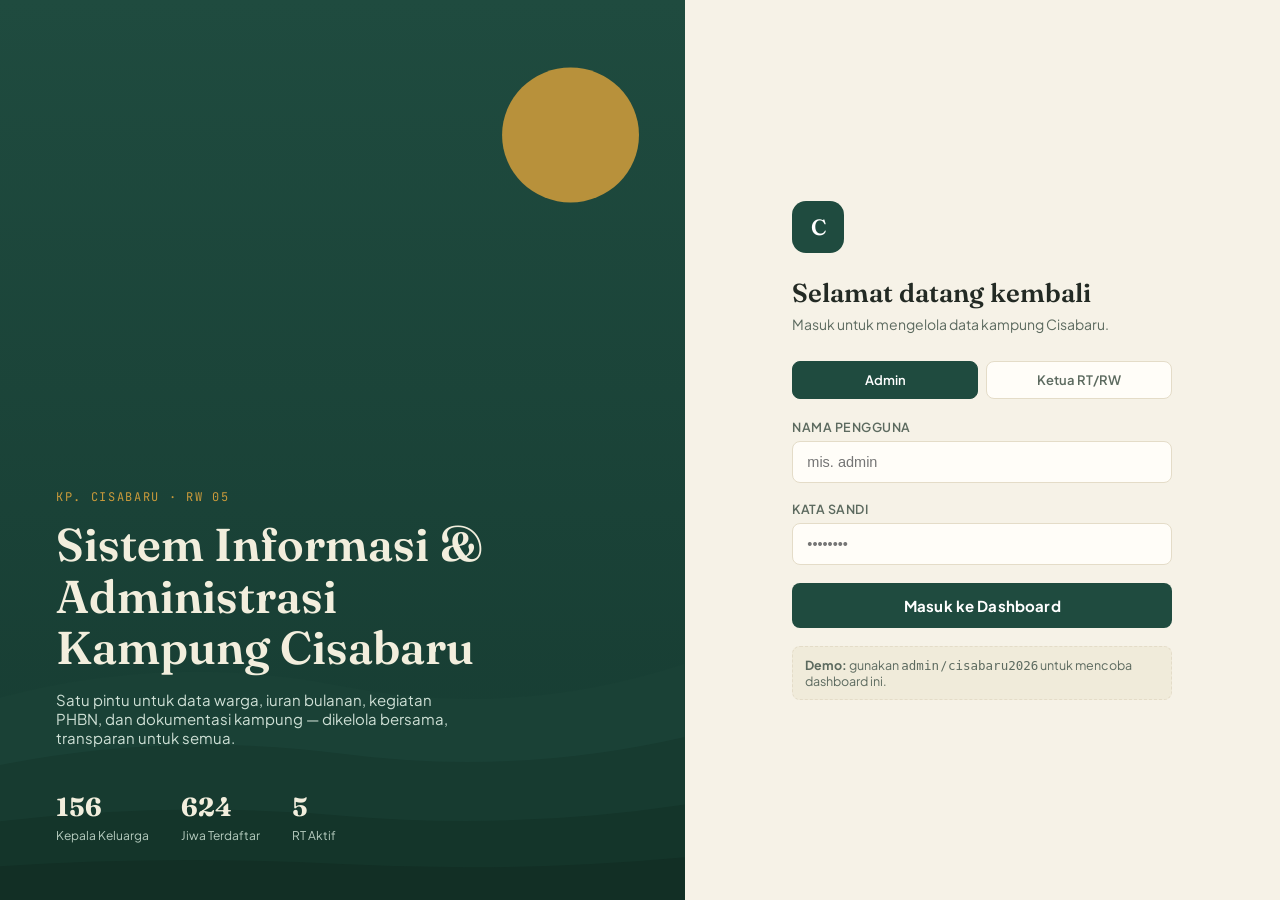
<file: index.html>
<!DOCTYPE html>
<html lang="id">
<head>
<meta charset="UTF-8">
<meta name="viewport" content="width=device-width, initial-scale=1.0">
<title>Masuk — Sistem Informasi Kampung Cisabaru</title>
<link rel="stylesheet" href="css/style.css">
<link rel="stylesheet" href="https://cdnjs.cloudflare.com/ajax/libs/font-awesome/6.5.1/css/all.min.css">
<link rel="manifest" href="manifest.json">
</head>
<body>

<div class="layar-login">

  <div class="login-visual">
    <div class="terasering" aria-hidden="true">
      <svg viewBox="0 0 600 800" preserveAspectRatio="none">
        <path d="M0,800 L0,620 Q150,580 300,610 T600,590 L600,800 Z" fill="#1a4136"/>
        <path d="M0,800 L0,680 Q150,650 300,670 T600,655 L600,800 Z" fill="#173b30"/>
        <path d="M0,800 L0,730 Q150,712 300,725 T600,715 L600,800 Z" fill="#14352a"/>
        <path d="M0,800 L0,770 Q150,760 300,768 T600,762 L600,800 Z" fill="#122f25"/>
        <circle cx="500" cy="120" r="60" fill="#C99A3B" opacity="0.9"/>
      </svg>
    </div>
    <div class="login-visual__eyebrow">Kp. Cisabaru · RW 05</div>
    <h1 class="login-visual__judul">Sistem Informasi &amp; Administrasi Kampung Cisabaru</h1>
    <p class="login-visual__sub">Satu pintu untuk data warga, iuran bulanan, kegiatan PHBN, dan dokumentasi kampung — dikelola bersama, transparan untuk semua.</p>
    <div class="login-visual__stat-row">
      <div class="login-visual__stat"><b>156</b><span>Kepala Keluarga</span></div>
      <div class="login-visual__stat"><b>624</b><span>Jiwa Terdaftar</span></div>
      <div class="login-visual__stat"><b>5</b><span>RT Aktif</span></div>
    </div>
  </div>

  <div class="login-form-wrap">
    <div class="login-card">
      <div class="login-card__logo">C</div>
      <h1>Selamat datang kembali</h1>
      <p class="sub">Masuk untuk mengelola data kampung Cisabaru.</p>

      <div class="peran-toggle" role="tablist">
        <button type="button" class="aktif" data-peran="Admin" role="tab" aria-selected="true">Admin</button>
        <button type="button" data-peran="Ketua RT/RW" role="tab" aria-selected="false">Ketua RT/RW</button>
      </div>

      <form id="formLogin" novalidate>
        <div class="field">
          <label for="username">Nama Pengguna</label>
          <input type="text" id="username" placeholder="mis. admin" autocomplete="username" required>
        </div>
        <div class="field">
          <label for="password">Kata Sandi</label>
          <input type="password" id="password" placeholder="••••••••" autocomplete="current-password" required>
        </div>
        <div class="login-error" id="pesanError">Nama pengguna atau kata sandi salah.</div>
        <button type="submit" class="tombol-utama">Masuk ke Dashboard</button>
      </form>

      <div class="login-hint">
        <strong>Demo:</strong> gunakan <code>admin</code> / <code>cisabaru2026</code> untuk mencoba dashboard ini.
      </div>
    </div>
  </div>

</div>

<script src="js/app.js"></script>
<script>
  let peranTerpilih = "Admin";
  document.querySelectorAll(".peran-toggle button").forEach((btn) => {
    btn.addEventListener("click", () => {
      document.querySelectorAll(".peran-toggle button").forEach((b) => {
        b.classList.remove("aktif");
        b.setAttribute("aria-selected", "false");
      });
      btn.classList.add("aktif");
      btn.setAttribute("aria-selected", "true");
      peranTerpilih = btn.dataset.peran;
    });
  });

  // Jika sudah login, langsung ke dashboard
  if (CISABARU.ambilSesi()) {
    window.location.href = "dashboard.html";
  }

  document.getElementById("formLogin").addEventListener("submit", (e) => {
    e.preventDefault();
    const u = document.getElementById("username").value.trim();
    const p = document.getElementById("password").value.trim();
    const pesanError = document.getElementById("pesanError");

    // Kredensial demo — ganti dengan pengecekan backend (Firebase/Supabase) di versi produksi
    if (u === "admin" && p === "cisabaru2026") {
      CISABARU.setSesi({ nama: "Admin Cisabaru", peran: peranTerpilih });
      window.location.href = "dashboard.html";
    } else {
      pesanError.style.display = "block";
    }
  });
</script>
</body>
</html>
</file>
<file: css/style.css>
/* ==========================================================================
   Sistem Informasi Kampung Cisabaru
   Tema: "Terasering" — terinspirasi kontur sawah berundak Cisabaru
   ========================================================================== */

@import url('https://fonts.googleapis.com/css2?family=Fraunces:opsz,wght@9..144,400;9..144,500;9..144,600;9..144,700&family=Plus+Jakarta+Sans:wght@400;500;600;700;800&family=JetBrains+Mono:wght@400;500;600&display=swap');

:root{
  /* -- Palet: sawah, senja, dan lumpur basah -- */
  --hijau-tua:      #1F4B3F;   /* sidebar / identitas utama */
  --hijau-daun:      #3E7C6B;   /* aksen sekunder */
  --emas-panen:      #C99A3B;   /* aksen / status positif */
  --terra-kering:    #B5542E;   /* status negatif / peringatan */
  --krem:            #F6F2E7;   /* latar halaman */
  --krem-kartu:      #FFFDF8;   /* latar kartu */
  --arang:           #232A24;   /* teks utama */
  --arang-lunak:     #5C6A5F;   /* teks sekunder */
  --garis:           #E4DCC8;   /* garis pemisah */

  --font-judul: 'Fraunces', serif;
  --font-teks:  'Plus Jakarta Sans', sans-serif;
  --font-data:  'JetBrains Mono', monospace;

  --radius-s: 8px;
  --radius-m: 14px;
  --radius-l: 22px;
  --bayangan: 0 8px 24px -12px rgba(31,75,63,0.18);

  --sidebar-w: 264px;
}

*{ box-sizing:border-box; margin:0; padding:0; }
html{ scroll-behavior:smooth; }
body{
  font-family:var(--font-teks);
  background:var(--krem);
  color:var(--arang);
  min-height:100vh;
  -webkit-font-smoothing:antialiased;
}
a{ color:inherit; text-decoration:none; }
button{ font-family:inherit; cursor:pointer; }
ul{ list-style:none; }
img{ max-width:100%; display:block; }

::selection{ background:var(--emas-panen); color:var(--arang); }

/* Fokus keyboard terlihat jelas */
a:focus-visible, button:focus-visible, input:focus-visible, select:focus-visible{
  outline:2px solid var(--emas-panen);
  outline-offset:2px;
}

/* Motif kontur terasering — dipakai berulang sebagai identitas visual */
.motif-kontur{
  background-image:
    repeating-radial-gradient(circle at 12% 110%, transparent 0, transparent 34px, rgba(255,255,255,0.05) 35px, rgba(255,255,255,0.05) 36px);
}

/* ==========================================================================
   HALAMAN LOGIN
   ========================================================================== */
.layar-login{
  min-height:100vh;
  display:grid;
  grid-template-columns: 1.15fr 1fr;
  background:var(--krem);
}
@media (max-width: 860px){
  .layar-login{ grid-template-columns:1fr; }
  .login-visual{ display:none; }
}

.login-visual{
  position:relative;
  background:linear-gradient(180deg, var(--hijau-tua) 0%, #163b31 100%);
  overflow:hidden;
  display:flex;
  flex-direction:column;
  justify-content:flex-end;
  padding:56px;
  color:#F2EEDD;
}
.login-visual .terasering{
  position:absolute; inset:0;
}
.login-visual .terasering svg{ width:100%; height:100%; }
.login-visual__eyebrow{
  font-family:var(--font-data);
  font-size:12px;
  letter-spacing:.14em;
  text-transform:uppercase;
  color:var(--emas-panen);
  position:relative; z-index:2;
  margin-bottom:14px;
}
.login-visual__judul{
  font-family:var(--font-judul);
  font-weight:600;
  font-size:clamp(32px,3.6vw,46px);
  line-height:1.12;
  position:relative; z-index:2;
  max-width:480px;
}
.login-visual__sub{
  margin-top:16px;
  font-size:15px;
  color:#CFE0D6;
  max-width:400px;
  position:relative; z-index:2;
}
.login-visual__stat-row{
  display:flex; gap:32px; margin-top:44px; position:relative; z-index:2;
}
.login-visual__stat b{
  font-family:var(--font-judul);
  font-size:26px; display:block;
}
.login-visual__stat span{
  font-size:12px; color:#B7CDC0;
}

.login-form-wrap{
  display:flex; align-items:center; justify-content:center;
  padding:40px 32px;
}
.login-card{ width:100%; max-width:380px; }
.login-card__logo{
  width:52px; height:52px; border-radius:14px;
  background:var(--hijau-tua); color:#fff;
  display:flex; align-items:center; justify-content:center;
  font-family:var(--font-judul); font-size:22px; font-weight:600;
  margin-bottom:24px;
}
.login-card h1{
  font-family:var(--font-judul); font-weight:600;
  font-size:26px; margin-bottom:6px;
}
.login-card p.sub{ color:var(--arang-lunak); font-size:14px; margin-bottom:28px; }

.field{ margin-bottom:18px; }
.field label{
  display:block; font-size:12.5px; font-weight:600;
  color:var(--arang-lunak); margin-bottom:6px;
  text-transform:uppercase; letter-spacing:.04em;
}
.field input, .field select{
  width:100%; padding:12px 14px;
  border:1.5px solid var(--garis); border-radius:var(--radius-s);
  background:var(--krem-kartu); font-size:14.5px; color:var(--arang);
  transition:border-color .15s;
}
.field input:focus, .field select:focus{ border-color:var(--hijau-daun); outline:none; }

.peran-toggle{ display:flex; gap:8px; margin-bottom:20px; }
.peran-toggle button{
  flex:1; padding:10px; border-radius:var(--radius-s);
  border:1.5px solid var(--garis); background:var(--krem-kartu);
  font-size:13px; font-weight:600; color:var(--arang-lunak);
  transition:all .15s;
}
.peran-toggle button.aktif{
  border-color:var(--hijau-tua); background:var(--hijau-tua); color:#fff;
}

.tombol-utama{
  width:100%; padding:13px; border:none; border-radius:var(--radius-s);
  background:var(--hijau-tua); color:#fff; font-weight:700; font-size:15px;
  letter-spacing:.01em; transition:background .15s, transform .1s;
}
.tombol-utama:hover{ background:#163b31; }
.tombol-utama:active{ transform:scale(0.98); }

.login-hint{
  margin-top:18px; font-size:12.5px; color:var(--arang-lunak);
  background:#F0EBDA; padding:10px 12px; border-radius:var(--radius-s);
  border:1px dashed var(--garis);
}
.login-error{
  display:none; margin-top:14px; padding:10px 12px;
  background:#FBEDE7; color:var(--terra-kering); border-radius:var(--radius-s);
  font-size:13px; font-weight:600;
}

/* ==========================================================================
   KERANGKA APLIKASI (sidebar + topbar)
   ========================================================================== */
.app-shell{ display:flex; min-height:100vh; }

.sidebar{
  width:var(--sidebar-w); flex-shrink:0;
  background:var(--hijau-tua); color:#EFEADA;
  display:flex; flex-direction:column;
  position:sticky; top:0; height:100vh;
  transition:transform .25s ease;
  z-index:40;
}
.sidebar__brand{
  display:flex; align-items:center; gap:12px;
  padding:22px 20px; border-bottom:1px solid rgba(255,255,255,0.08);
}
.sidebar__brand .mark{
  width:36px; height:36px; border-radius:10px;
  background:var(--emas-panen); color:var(--arang);
  display:flex; align-items:center; justify-content:center;
  font-family:var(--font-judul); font-weight:700; font-size:16px;
}
.sidebar__brand b{ font-family:var(--font-judul); font-size:16px; display:block; line-height:1.1; }
.sidebar__brand span{ font-size:10.5px; color:#B7CDC0; letter-spacing:.06em; text-transform:uppercase; }

.sidebar__scroll{ flex:1; overflow-y:auto; padding:14px 12px 20px; }
.grup-label{
  font-size:10.5px; text-transform:uppercase; letter-spacing:.1em;
  color:#8FAD9C; margin:16px 10px 8px; font-weight:700;
}
.nav-item{
  display:flex; align-items:center; gap:11px;
  padding:10px 12px; border-radius:var(--radius-s);
  font-size:14px; font-weight:500; color:#DCE6DC;
  margin-bottom:2px; transition:background .12s;
}
.nav-item i{ width:18px; text-align:center; font-size:14px; color:#9FC2AE; }
.nav-item:hover{ background:rgba(255,255,255,0.06); }
.nav-item.aktif{ background:var(--emas-panen); color:var(--arang); font-weight:700; }
.nav-item.aktif i{ color:var(--arang); }

.sidebar__foot{
  padding:16px 20px; border-top:1px solid rgba(255,255,255,0.08);
  font-size:11.5px; color:#8FAD9C;
}

.topbar{
  height:66px; flex-shrink:0;
  background:var(--krem-kartu); border-bottom:1px solid var(--garis);
  display:flex; align-items:center; justify-content:space-between;
  padding:0 26px; position:sticky; top:0; z-index:30;
}
.topbar__kiri{ display:flex; align-items:center; gap:14px; }
.topbar__judul{ font-family:var(--font-judul); font-size:19px; font-weight:600; }
.topbar__cari{
  display:flex; align-items:center; gap:8px;
  background:var(--krem); border:1px solid var(--garis); border-radius:99px;
  padding:8px 14px; width:260px;
}
.topbar__cari input{ border:none; background:transparent; outline:none; font-size:13.5px; width:100%; }
.topbar__cari i{ color:var(--arang-lunak); font-size:13px; }

.topbar__kanan{ display:flex; align-items:center; gap:14px; }
.ikon-bulat{
  width:38px; height:38px; border-radius:50%;
  border:1px solid var(--garis); background:var(--krem-kartu);
  display:flex; align-items:center; justify-content:center;
  color:var(--arang-lunak); position:relative;
}
.ikon-bulat:hover{ background:var(--krem); }
.badge-notif{
  position:absolute; top:-3px; right:-3px;
  width:16px; height:16px; border-radius:50%;
  background:var(--terra-kering); color:#fff; font-size:9px;
  display:flex; align-items:center; justify-content:center; font-weight:700;
}
.profil-chip{
  display:flex; align-items:center; gap:9px; padding:6px 10px 6px 6px;
  border-radius:99px; border:1px solid var(--garis); background:var(--krem-kartu);
}
.profil-chip .avatar{
  width:28px; height:28px; border-radius:50%;
  background:var(--hijau-daun); color:#fff; font-size:12px; font-weight:700;
  display:flex; align-items:center; justify-content:center;
}
.profil-chip span{ font-size:12.5px; font-weight:600; }

.tombol-menu-mobile{
  display:none; width:38px; height:38px; border-radius:var(--radius-s);
  border:1px solid var(--garis); background:var(--krem-kartu); align-items:center; justify-content:center;
}

.konten{ flex:1; min-width:0; }
.konten__isi{ padding:26px; max-width:1320px; }

@media (max-width: 980px){
  .sidebar{ position:fixed; left:0; transform:translateX(-100%); box-shadow:0 0 0 100vmax rgba(0,0,0,0); }
  .sidebar.terbuka{ transform:translateX(0); box-shadow:20px 0 60px rgba(0,0,0,0.25); }
  .tombol-menu-mobile{ display:flex; }
  .topbar__cari{ display:none; }
}

/* ==========================================================================
   KOMPONEN UMUM DASHBOARD
   ========================================================================== */
.grid-statistik{
  display:grid; grid-template-columns:repeat(auto-fit,minmax(200px,1fr));
  gap:16px; margin-bottom:22px;
}
.kartu-stat{
  background:var(--krem-kartu); border:1px solid var(--garis);
  border-radius:var(--radius-m); padding:18px 20px;
  box-shadow:var(--bayangan);
  display:flex; flex-direction:column; gap:10px;
}
.kartu-stat__ikon{
  width:38px; height:38px; border-radius:10px;
  display:flex; align-items:center; justify-content:center; font-size:16px;
}
.kartu-stat__ikon.hijau{ background:#E4F0EA; color:var(--hijau-daun); }
.kartu-stat__ikon.emas{ background:#FBF0DA; color:var(--emas-panen); }
.kartu-stat__ikon.terra{ background:#FBE9E2; color:var(--terra-kering); }
.kartu-stat__angka{ font-family:var(--font-judul); font-size:28px; font-weight:600; }
.kartu-stat__label{ font-size:12.5px; color:var(--arang-lunak); font-weight:600; }
.kartu-stat__delta{ font-size:11.5px; font-weight:700; }
.kartu-stat__delta.naik{ color:var(--hijau-daun); }
.kartu-stat__delta.turun{ color:var(--terra-kering); }

.panel{
  background:var(--krem-kartu); border:1px solid var(--garis);
  border-radius:var(--radius-l); padding:22px; box-shadow:var(--bayangan);
  margin-bottom:20px;
}
.panel__head{
  display:flex; align-items:center; justify-content:space-between;
  margin-bottom:16px; flex-wrap:wrap; gap:10px;
}
.panel__head h3{ font-family:var(--font-judul); font-size:17px; font-weight:600; }
.panel__head p{ font-size:12.5px; color:var(--arang-lunak); margin-top:2px; }

.grid-dua{ display:grid; grid-template-columns:1.4fr 1fr; gap:20px; }
@media (max-width:1080px){ .grid-dua{ grid-template-columns:1fr; } }

.tabel{ width:100%; border-collapse:collapse; font-size:13.5px; }
.tabel th{
  text-align:left; padding:11px 12px; font-size:11px; text-transform:uppercase;
  letter-spacing:.05em; color:var(--arang-lunak); border-bottom:2px solid var(--garis);
}
.tabel td{ padding:12px; border-bottom:1px solid var(--garis); }
.tabel tr:last-child td{ border-bottom:none; }
.tabel tbody tr:hover{ background:#FAF7EE; }

.status-pill{
  display:inline-flex; align-items:center; gap:5px;
  padding:4px 10px; border-radius:99px; font-size:11.5px; font-weight:700;
}
.status-pill.lunas{ background:#E4F0EA; color:#256B4F; }
.status-pill.belum{ background:#FBE9E2; color:var(--terra-kering); }

.toolbar{
  display:flex; align-items:center; gap:10px; flex-wrap:wrap; margin-bottom:16px;
}
.input-cari{
  flex:1; min-width:200px; display:flex; align-items:center; gap:8px;
  border:1.5px solid var(--garis); border-radius:var(--radius-s); padding:9px 14px;
  background:var(--krem);
}
.input-cari input{ border:none; background:transparent; outline:none; width:100%; font-size:13.5px; }
select.filter, .toolbar select{
  padding:9px 12px; border:1.5px solid var(--garis); border-radius:var(--radius-s);
  background:var(--krem); font-size:13px; color:var(--arang);
}
.btn{
  padding:9px 16px; border-radius:var(--radius-s); border:1.5px solid var(--garis);
  background:var(--krem-kartu); font-size:13px; font-weight:600; color:var(--arang);
  display:inline-flex; align-items:center; gap:7px; transition:all .12s;
}
.btn:hover{ border-color:var(--hijau-daun); color:var(--hijau-daun); }
.btn.utama{ background:var(--hijau-tua); border-color:var(--hijau-tua); color:#fff; }
.btn.utama:hover{ background:#163b31; color:#fff; }
.btn.emas{ background:var(--emas-panen); border-color:var(--emas-panen); color:var(--arang); }

.chip-rt{
  display:inline-block; padding:3px 9px; border-radius:6px;
  background:#EFE8D2; font-size:11.5px; font-weight:700; color:#6B5A2B;
}

/* Galeri */
.grid-galeri{ display:grid; grid-template-columns:repeat(auto-fill,minmax(190px,1fr)); gap:14px; }
.foto-item{
  position:relative; border-radius:var(--radius-m); overflow:hidden; aspect-ratio:4/3;
  cursor:pointer; box-shadow:var(--bayangan);
}
.foto-item img{ width:100%; height:100%; object-fit:cover; transition:transform .3s; }
.foto-item:hover img{ transform:scale(1.06); }
.foto-item__label{
  position:absolute; left:0; right:0; bottom:0; padding:10px 12px;
  background:linear-gradient(0deg, rgba(0,0,0,0.65), transparent);
  color:#fff; font-size:12px; font-weight:600;
}
.filter-kategori{ display:flex; gap:8px; flex-wrap:wrap; margin-bottom:18px; }
.filter-kategori button{
  padding:7px 14px; border-radius:99px; border:1.5px solid var(--garis);
  background:var(--krem-kartu); font-size:12.5px; font-weight:600; color:var(--arang-lunak);
}
.filter-kategori button.aktif{ background:var(--hijau-tua); border-color:var(--hijau-tua); color:#fff; }

.lightbox{
  position:fixed; inset:0; background:rgba(20,24,20,0.88); z-index:100;
  display:none; align-items:center; justify-content:center; padding:40px;
}
.lightbox.terbuka{ display:flex; }
.lightbox img{ max-width:min(900px,90vw); max-height:82vh; border-radius:12px; }
.lightbox__caption{ position:absolute; bottom:36px; color:#EFEADA; text-align:center; font-size:13px; }
.lightbox__tutup{
  position:absolute; top:26px; right:32px; width:40px; height:40px; border-radius:50%;
  background:rgba(255,255,255,0.1); color:#fff; border:1px solid rgba(255,255,255,0.2);
  display:flex; align-items:center; justify-content:center; font-size:16px;
}

/* PHBN */
.linimasa{ border-left:2px solid var(--garis); padding-left:22px; margin-left:6px; }
.linimasa__item{ position:relative; padding-bottom:22px; }
.linimasa__item::before{
  content:''; position:absolute; left:-28px; top:3px;
  width:12px; height:12px; border-radius:50%; background:var(--emas-panen);
  border:3px solid var(--krem-kartu); box-shadow:0 0 0 2px var(--emas-panen);
}
.linimasa__waktu{ font-size:11.5px; color:var(--arang-lunak); font-family:var(--font-data); }
.linimasa__judul{ font-weight:700; font-size:14.5px; margin:3px 0 2px; }
.linimasa__desc{ font-size:13px; color:var(--arang-lunak); }

/* Dark mode */
body.gelap{
  --krem:#161B17; --krem-kartu:#1E251F; --arang:#EDEDE4; --arang-lunak:#9CA89E; --garis:#2C352E;
}
body.gelap .kartu-stat__ikon.hijau{ background:#20362B; }
body.gelap .kartu-stat__ikon.emas{ background:#3A3020; }
body.gelap .kartu-stat__ikon.terra{ background:#3A2420; }
body.gelap .status-pill.lunas{ background:#1E3529; color:#7FD3A8; }
body.gelap .status-pill.belum{ background:#3A2420; color:#E29A83; }
body.gelap .chip-rt{ background:#33301C; color:#D9C88A; }
body.gelap .tabel tbody tr:hover{ background:#232B23; }
body.gelap .login-visual{ background:linear-gradient(180deg,#10201A,#0B1512); }

/* Utilitas */
.mt-8{ margin-top:8px; } .mt-16{ margin-top:16px; }
.text-lunak{ color:var(--arang-lunak); }
.hidden{ display:none !important; }
.skeleton{
  background:linear-gradient(90deg,var(--garis) 25%,#f0ead8 37%,var(--garis) 63%);
  background-size:400% 100%; animation:kilau 1.4s ease infinite; border-radius:6px;
}
@keyframes kilau{ 0%{background-position:100% 0} 100%{background-position:0 0} }

@media (prefers-reduced-motion: reduce){
  *{ animation-duration:0.01ms !important; transition-duration:0.01ms !important; }
}
</file>
